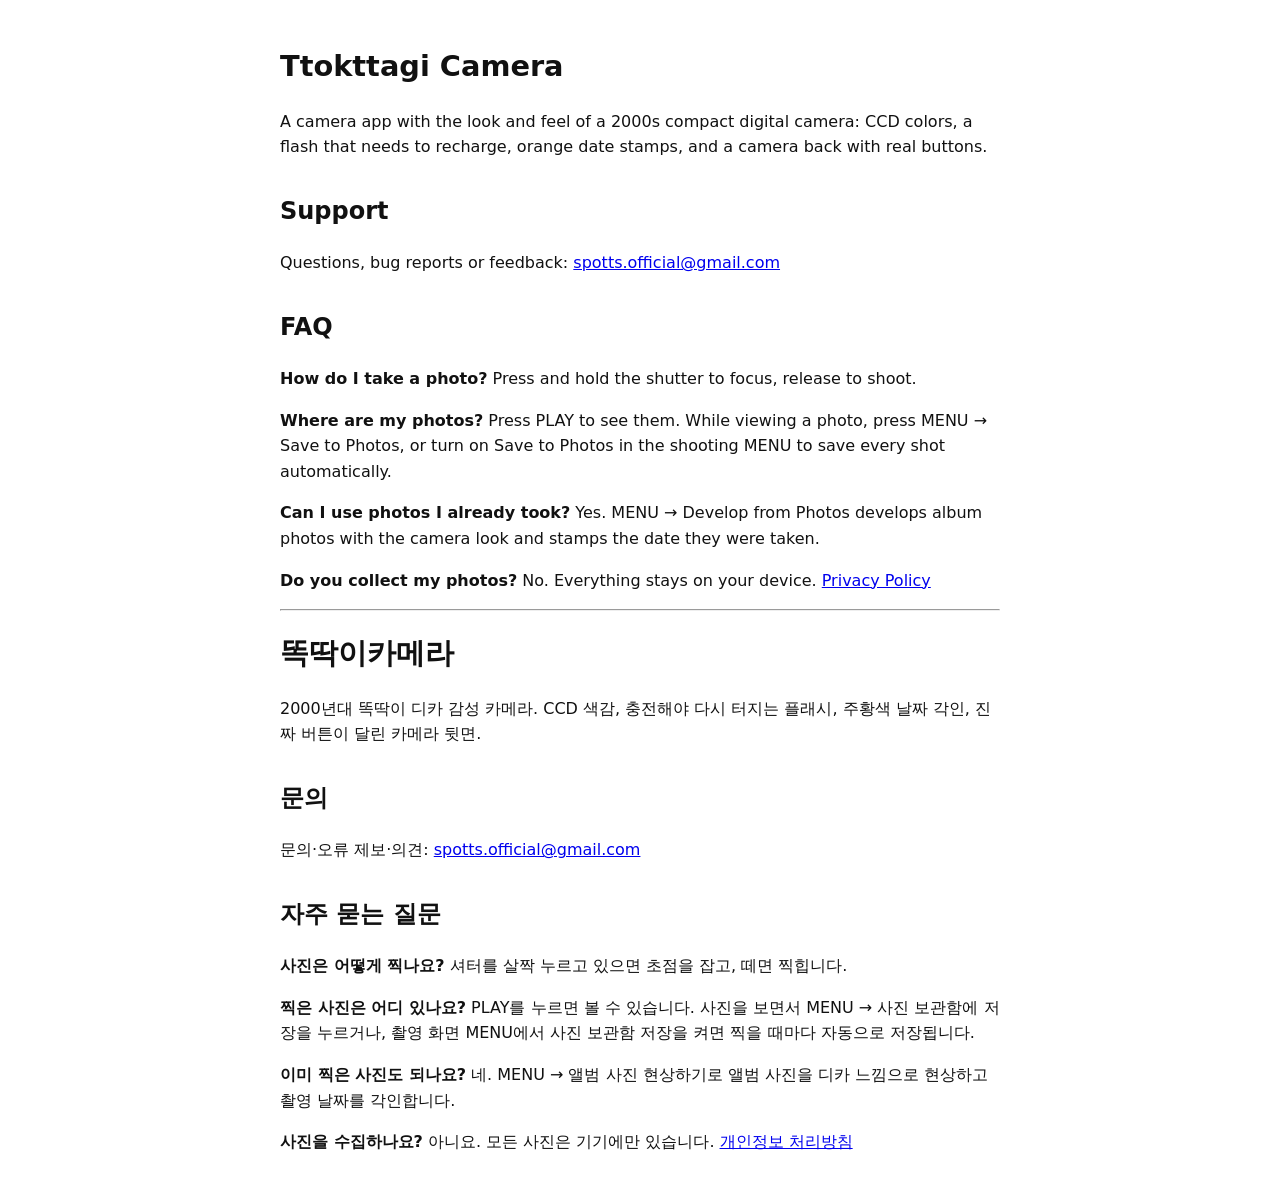
<file: index.html>
<!doctype html><html lang="en"><head><meta charset="utf-8"><meta name="viewport" content="width=device-width,initial-scale=1"><title>Ttokttagi Camera – Support</title><link rel="stylesheet" href="style.css"></head><body>
<h1>Ttokttagi Camera</h1>
<p>A camera app with the look and feel of a 2000s compact digital camera: CCD colors, a flash that needs to recharge, orange date stamps, and a camera back with real buttons.</p>
<h2>Support</h2>
<p>Questions, bug reports or feedback: <a href="mailto:spotts.official@gmail.com">spotts.official@gmail.com</a></p>
<h2>FAQ</h2>
<p><strong>How do I take a photo?</strong> Press and hold the shutter to focus, release to shoot.</p>
<p><strong>Where are my photos?</strong> Press PLAY to see them. While viewing a photo, press MENU → Save to Photos, or turn on Save to Photos in the shooting MENU to save every shot automatically.</p>
<p><strong>Can I use photos I already took?</strong> Yes. MENU → Develop from Photos develops album photos with the camera look and stamps the date they were taken.</p>
<p><strong>Do you collect my photos?</strong> No. Everything stays on your device. <a href="privacy.html">Privacy Policy</a></p>
<hr>
<h1>똑딱이카메라</h1>
<p>2000년대 똑딱이 디카 감성 카메라. CCD 색감, 충전해야 다시 터지는 플래시, 주황색 날짜 각인, 진짜 버튼이 달린 카메라 뒷면.</p>
<h2>문의</h2>
<p>문의·오류 제보·의견: <a href="mailto:spotts.official@gmail.com">spotts.official@gmail.com</a></p>
<h2>자주 묻는 질문</h2>
<p><strong>사진은 어떻게 찍나요?</strong> 셔터를 살짝 누르고 있으면 초점을 잡고, 떼면 찍힙니다.</p>
<p><strong>찍은 사진은 어디 있나요?</strong> PLAY를 누르면 볼 수 있습니다. 사진을 보면서 MENU → 사진 보관함에 저장을 누르거나, 촬영 화면 MENU에서 사진 보관함 저장을 켜면 찍을 때마다 자동으로 저장됩니다.</p>
<p><strong>이미 찍은 사진도 되나요?</strong> 네. MENU → 앨범 사진 현상하기로 앨범 사진을 디카 느낌으로 현상하고 촬영 날짜를 각인합니다.</p>
<p><strong>사진을 수집하나요?</strong> 아니요. 모든 사진은 기기에만 있습니다. <a href="privacy.html">개인정보 처리방침</a></p>
</body></html>
</file>
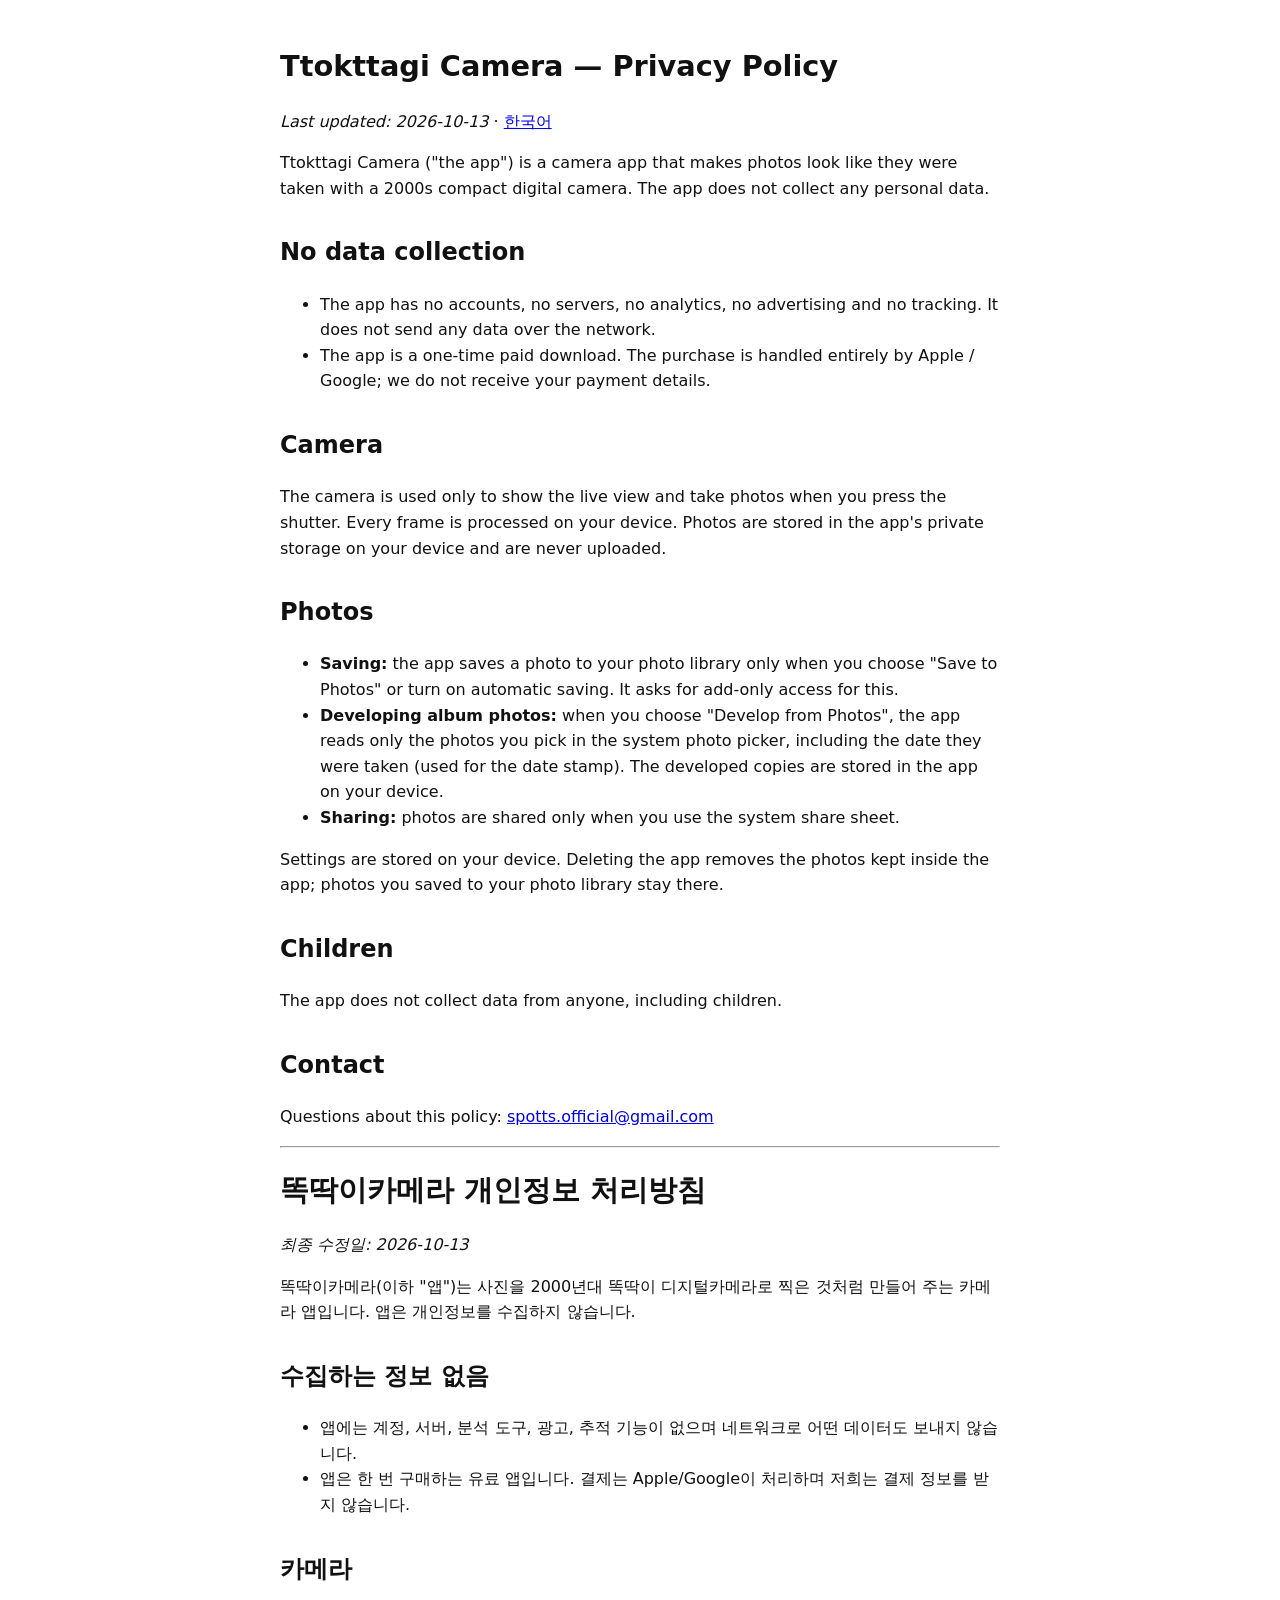
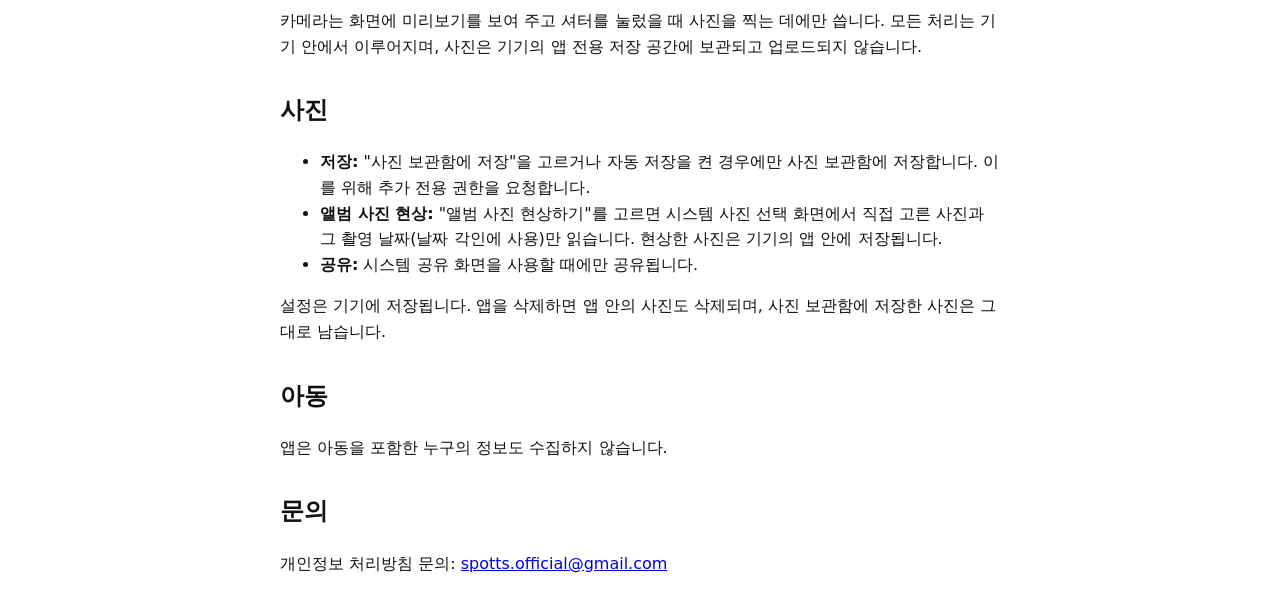
<file: privacy.html>
<!doctype html><html lang="en"><head><meta charset="utf-8"><meta name="viewport" content="width=device-width,initial-scale=1"><title>Ttokttagi Camera – Privacy Policy</title><link rel="stylesheet" href="style.css"></head><body>
<h1>Ttokttagi Camera — Privacy Policy</h1>
<p><em>Last updated: 2026-10-13</em> · <a href="#ko">한국어</a></p>
<p>Ttokttagi Camera ("the app") is a camera app that makes photos look like they were taken with a 2000s compact digital camera. The app does not collect any personal data.</p>
<h2>No data collection</h2>
<ul>
<li>The app has no accounts, no servers, no analytics, no advertising and no tracking. It does not send any data over the network.</li>
<li>The app is a one-time paid download. The purchase is handled entirely by Apple / Google; we do not receive your payment details.</li>
</ul>
<h2>Camera</h2>
<p>The camera is used only to show the live view and take photos when you press the shutter. Every frame is processed on your device. Photos are stored in the app's private storage on your device and are never uploaded.</p>
<h2>Photos</h2>
<ul>
<li><strong>Saving:</strong> the app saves a photo to your photo library only when you choose "Save to Photos" or turn on automatic saving. It asks for add-only access for this.</li>
<li><strong>Developing album photos:</strong> when you choose "Develop from Photos", the app reads only the photos you pick in the system photo picker, including the date they were taken (used for the date stamp). The developed copies are stored in the app on your device.</li>
<li><strong>Sharing:</strong> photos are shared only when you use the system share sheet.</li>
</ul>
<p>Settings are stored on your device. Deleting the app removes the photos kept inside the app; photos you saved to your photo library stay there.</p>
<h2>Children</h2>
<p>The app does not collect data from anyone, including children.</p>
<h2>Contact</h2>
<p>Questions about this policy: <a href="mailto:spotts.official@gmail.com">spotts.official@gmail.com</a></p>

<hr>
<h1 id="ko">똑딱이카메라 개인정보 처리방침</h1>
<p><em>최종 수정일: 2026-10-13</em></p>
<p>똑딱이카메라(이하 "앱")는 사진을 2000년대 똑딱이 디지털카메라로 찍은 것처럼 만들어 주는 카메라 앱입니다. 앱은 개인정보를 수집하지 않습니다.</p>
<h2>수집하는 정보 없음</h2>
<ul>
<li>앱에는 계정, 서버, 분석 도구, 광고, 추적 기능이 없으며 네트워크로 어떤 데이터도 보내지 않습니다.</li>
<li>앱은 한 번 구매하는 유료 앱입니다. 결제는 Apple/Google이 처리하며 저희는 결제 정보를 받지 않습니다.</li>
</ul>
<h2>카메라</h2>
<p>카메라는 화면에 미리보기를 보여 주고 셔터를 눌렀을 때 사진을 찍는 데에만 씁니다. 모든 처리는 기기 안에서 이루어지며, 사진은 기기의 앱 전용 저장 공간에 보관되고 업로드되지 않습니다.</p>
<h2>사진</h2>
<ul>
<li><strong>저장:</strong> "사진 보관함에 저장"을 고르거나 자동 저장을 켠 경우에만 사진 보관함에 저장합니다. 이를 위해 추가 전용 권한을 요청합니다.</li>
<li><strong>앨범 사진 현상:</strong> "앨범 사진 현상하기"를 고르면 시스템 사진 선택 화면에서 직접 고른 사진과 그 촬영 날짜(날짜 각인에 사용)만 읽습니다. 현상한 사진은 기기의 앱 안에 저장됩니다.</li>
<li><strong>공유:</strong> 시스템 공유 화면을 사용할 때에만 공유됩니다.</li>
</ul>
<p>설정은 기기에 저장됩니다. 앱을 삭제하면 앱 안의 사진도 삭제되며, 사진 보관함에 저장한 사진은 그대로 남습니다.</p>
<h2>아동</h2>
<p>앱은 아동을 포함한 누구의 정보도 수집하지 않습니다.</p>
<h2>문의</h2>
<p>개인정보 처리방침 문의: <a href="mailto:spotts.official@gmail.com">spotts.official@gmail.com</a></p>
</body></html>
</file>
<file: style.css>
body{font:16px/1.6 -apple-system,system-ui,sans-serif;max-width:720px;margin:0 auto;padding:24px 16px;color:#111;background:#fff}
@media(prefers-color-scheme:dark){body{color:#eee;background:#000}a{color:#6cf}}
h1{font-size:1.8rem}h2{margin-top:2rem}
</file>
